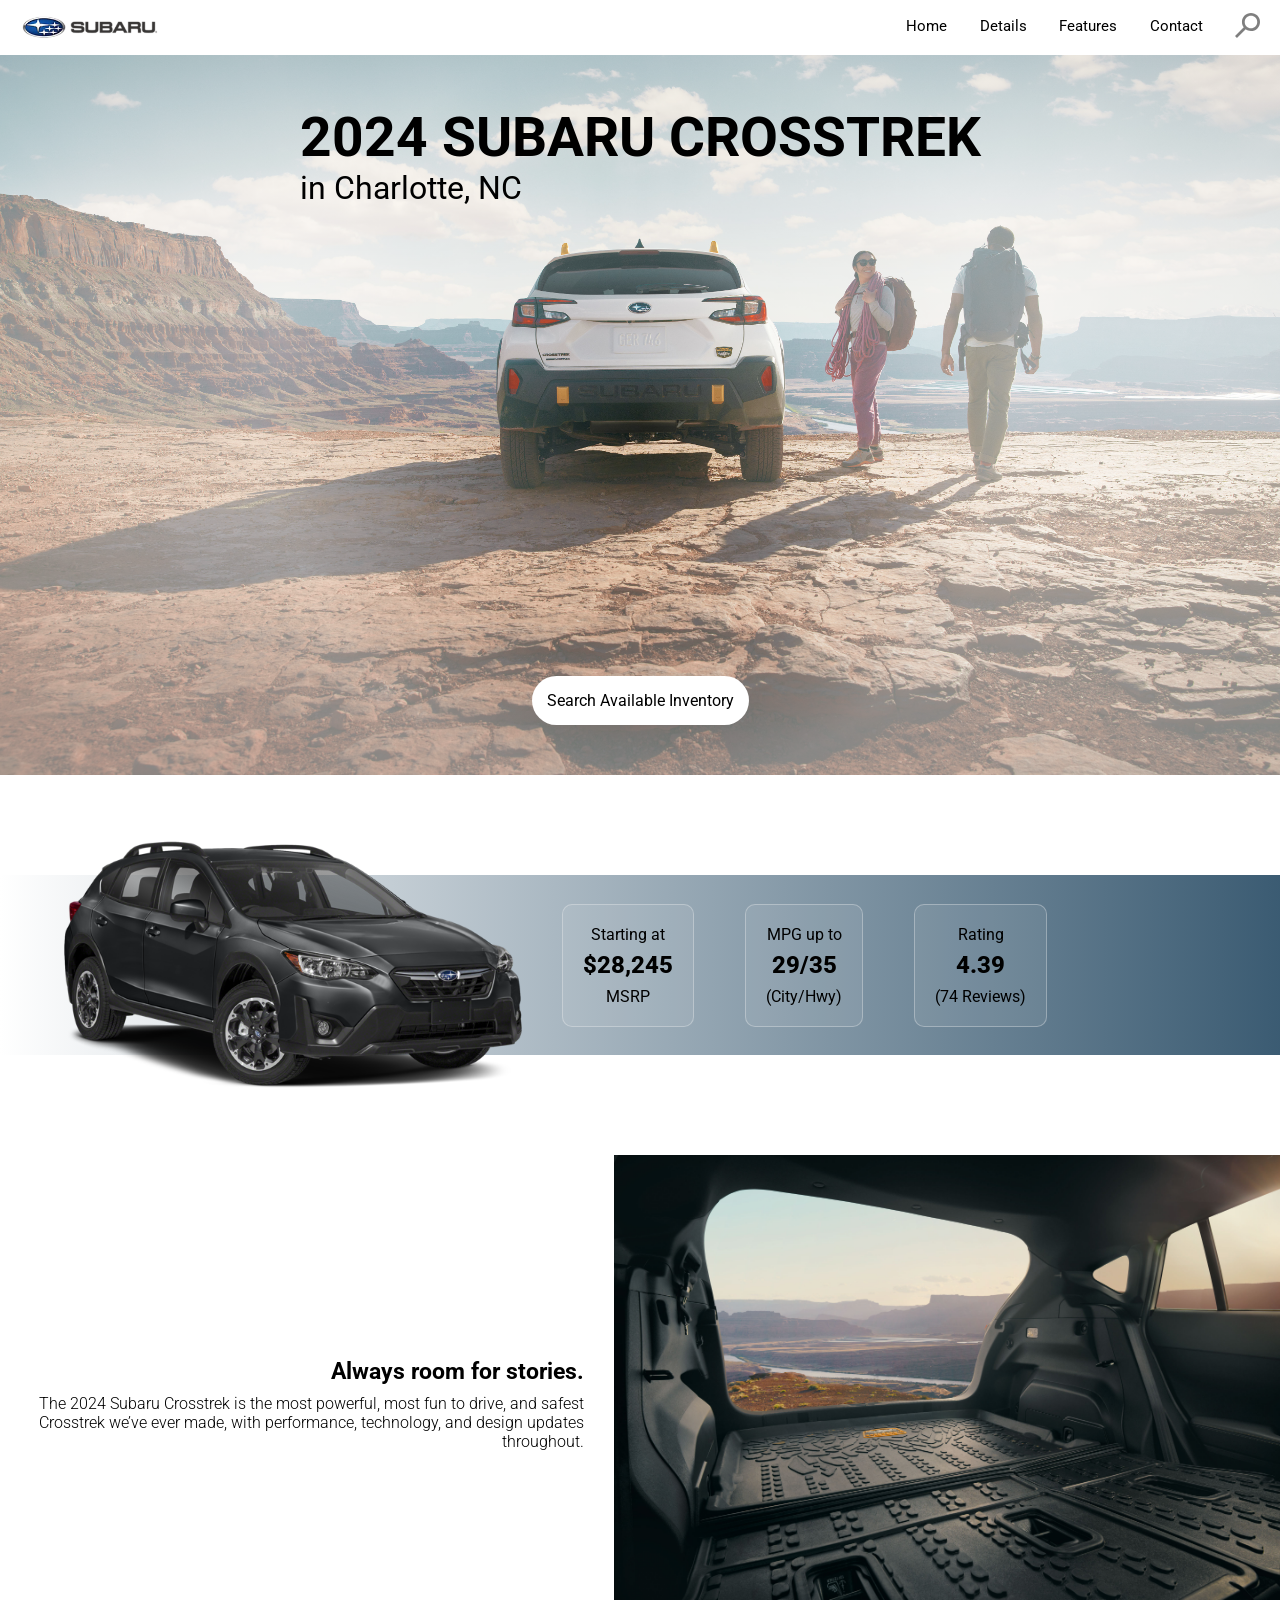
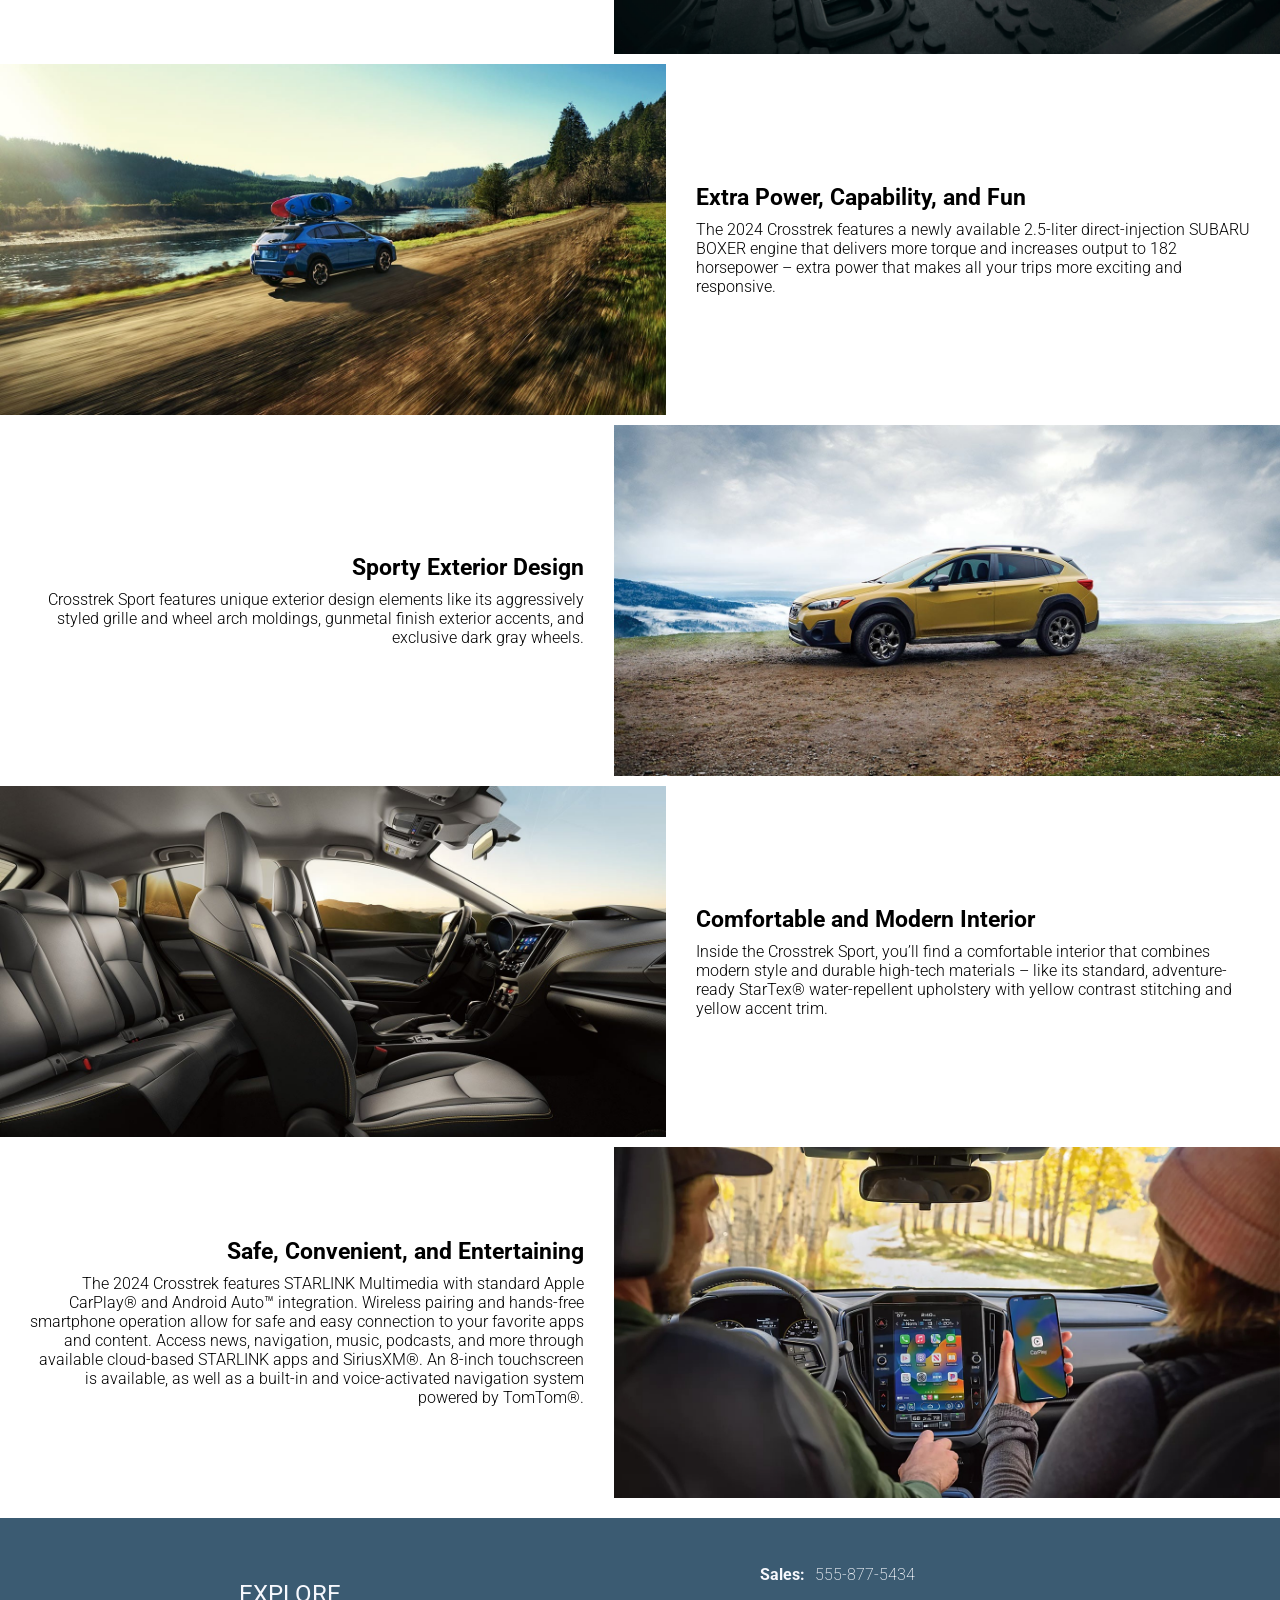
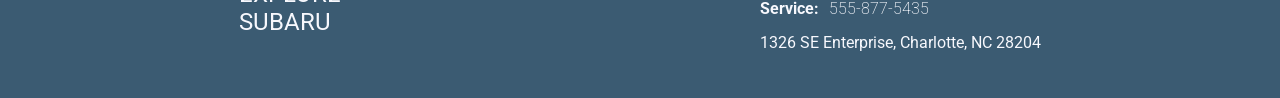
<file: index.html>
<!DOCTYPE html>
<html lang="en">
  <head>
    <meta charset="UTF-8" />
    <meta name="viewport" content="width=device-width, initial-scale=1.0" />
    <title>2024 SUBARU CROSSTREK</title>
    <meta
      name="2024 SUBARU CROSSTREK"
      content="Promotion for the 2024 SUBARU CROSSTREK in Charlotte, NC"
    />
    <link rel="stylesheet" href="./css/style.css" />
    <link rel="preconnect" href="https://fonts.googleapis.com" />
    <link rel="preconnect" href="https://fonts.gstatic.com" crossorigin />
    <link
      href="https://fonts.googleapis.com/css2?family=Roboto:ital,wght@0,100;0,300;0,400;0,500;0,700;0,900;1,100;1,300;1,400;1,500;1,700;1,900&display=swap"
      rel="stylesheet"
    />
  </head>

  <body>
    <header>
      <image src="./images/subaruLogo.png" class="companyLogo" alt="Subaru Logo"></image>

      <nav class="main-nav navList menu0" id="primary-navigation" data-visible="false">
          <li class="centerY "><a href="#">Home</a></li>
		  <li class="centerY "><a href="#details">Details</a></li>
          <li class="centerY "><a href="#features">Features</a></li>
          <li class="centerY "><a href="#contact">Contact</a></li>
          <li>
            <a href="./"
              ><svg
                width="25"
                height="25"
                viewBox="0 0 25 25"
                fill="none"
                xmlns="http://www.w3.org/2000/svg"
              >
                <path
                  d="M1.94444 25L10.6944 16.25C11.3889 16.8056 12.1875 17.2454 13.0903 17.5694C13.9931 17.8935 14.9537 18.0556 15.9722 18.0556C18.4954 18.0556 20.6306 17.1815 22.3778 15.4333C24.125 13.6852 24.9991 11.55 25 9.02778C25 6.50463 24.1259 4.36944 22.3778 2.62222C20.6296 0.875 18.4944 0.000925926 15.9722 0C13.4491 0 11.3134 0.874074 9.56528 2.62222C7.81713 4.37037 6.94352 6.50556 6.94445 9.02778C6.94445 10.0463 7.10648 11.0069 7.43056 11.9097C7.75463 12.8125 8.19445 13.6111 8.75 14.3056L9.53674e-07 23.0556L1.94444 25ZM15.9722 15.2778C14.2361 15.2778 12.7602 14.6704 11.5444 13.4556C10.3287 12.2407 9.7213 10.7648 9.72222 9.02778C9.72222 7.29167 10.3296 5.8162 11.5444 4.60139C12.7593 3.38657 14.2352 2.7787 15.9722 2.77778C17.7083 2.77778 19.1838 3.38565 20.3986 4.60139C21.6134 5.81713 22.2213 7.29259 22.2222 9.02778C22.2222 10.7639 21.6144 12.2398 20.3986 13.4556C19.1829 14.6713 17.7074 15.2787 15.9722 15.2778Z"
                  fill="black"
                  fill-opacity="0.5"
                /></svg
            ></a>
          </li>
	  </nav>
	  <div class="overlayMenu menuO" data-visible="false"></div>

        <button
          aria-controls="primary-navigation"
          aria-expanded="false"
          class="mobile-nav-toggle"
        >
          <span class="sr-only"> </span>
        </button>
      </nav>
    </header>

    <main>
      <section class="hero">
		<div class="hero_overlay">
			 <div class="hero_content"> 
				<h2>
        		  2024 SUBARU CROSSTREK
        		</h2>
				<p class="subh2">in Charlotte, NC</p>

			</div>
			<button class="btnCTA"><a href="./searchnew.aspx">Search Available Inventory </a></button>
		</div>
      </section>

	<div id="details" class="container-fluid cont2">
		<image
		  class="carPng"]]
          src="./images/crosstrek2.png"
          alt="Subaru Logo"
		>
		</image>
			 <ul class="details_text">
            <li>
              <p>Starting at<br /><span class="emph">$28,245</span><br />MSRP</p>
            </li>
            <li>
              <p>MPG up to<br /><span class="emph">29/35</span><br />(City/Hwy)</p>
            </li>
            <li>
              <p>Rating<br /><span class="emph">4.39</span><br />(74 Reviews)</p>
            </li>
          </ul>
        
		</div>
	</div>

      <section id="features">
        <ul class="feature_list">
         
			<li class="card odd_card">
				<image class="img_card" src="./images/crosstrek7.jpg"></image>
				<div class="text_card"> 
					<h3>Always room for stories.</h3>
					<p>
						The 2024 Subaru Crosstrek is the most powerful, most fun to drive,
						and safest Crosstrek we’ve ever made, with performance,
						technology, and design updates throughout.
					</p>
				</div>
			</li>

			<li class="card even_card">
				<image class="img_card" src="./images/crosstrek2.jpg"></image>
				<div class="text_card"> 
					<h3>Extra Power, Capability, and Fun</h3>
					<p>
					The 2024 Crosstrek features a newly available 2.5-liter
					direct-injection SUBARU BOXER engine that delivers more torque and
					increases output to 182 horsepower – extra power that makes all
					your trips more exciting and responsive.
					</p>
				</div>
			</li>

          <li class="card odd_card">
				<image class="img_card" src="./images/crosstrek6.jpg"></image>
				<div class="text_card"> 
					<h3>Sporty Exterior Design</h3>
					<p>
					Crosstrek Sport features unique exterior design elements like its
					aggressively styled grille and wheel arch moldings, gunmetal
					finish exterior accents, and exclusive dark gray wheels.
					</p>
				</div>
          </li>

          <li class="card even_card">
				<image class="img_card" src="./images/crosstrek5.jpg"></image>
				<div class="text_card"> 
					<h3>Comfortable and Modern Interior</h3>
					<p>
					Inside the Crosstrek Sport, you’ll find a comfortable interior
					that combines modern style and durable high-tech materials – like
					its standard, adventure-ready StarTex® water-repellent upholstery
					with yellow contrast stitching and yellow accent trim.
					</p>
				</div>
          </li>


          <li class="card odd_card">
				<image class="img_card" src="./images/crosstrek8.jpg"></image>
    			<div class="text_card"> 
					<h3>Safe, Convenient, and Entertaining</h3>
					<p>
					The 2024 Crosstrek features STARLINK Multimedia with standard
					Apple CarPlay® and Android Auto™ integration. Wireless pairing and
					hands-free smartphone operation allow for safe and easy connection
					to your favorite apps and content. Access news, navigation, music,
					podcasts, and more through available cloud-based STARLINK apps and
					SiriusXM®. An 8-inch touchscreen is available, as well as a
					built-in and voice-activated navigation system powered by TomTom®.
					</p>
				</div>
          </li>
        </ul>
      </section>
    </main>

	<footer id="contact">
      <div class="footer_text">EXPLORE <br> SUBARU</div>
      <ul>
        <li class="contactFlex"><h5>Sales: </h5><a href="tel:+5558775434">  555-877-5434</a> </li>
        <li class="contactFlex"><h5>Service: </h5><a href="tel:+5558775435">  555-877-5435</a> </li>
        <li > <a href="./hours.aspx">1326 SE Enterprise, Charlotte, NC 28204</a></li>
      </ul>
    </footer>


    <script src="./js/script.js"></script>
  </body>
</html>
</file>
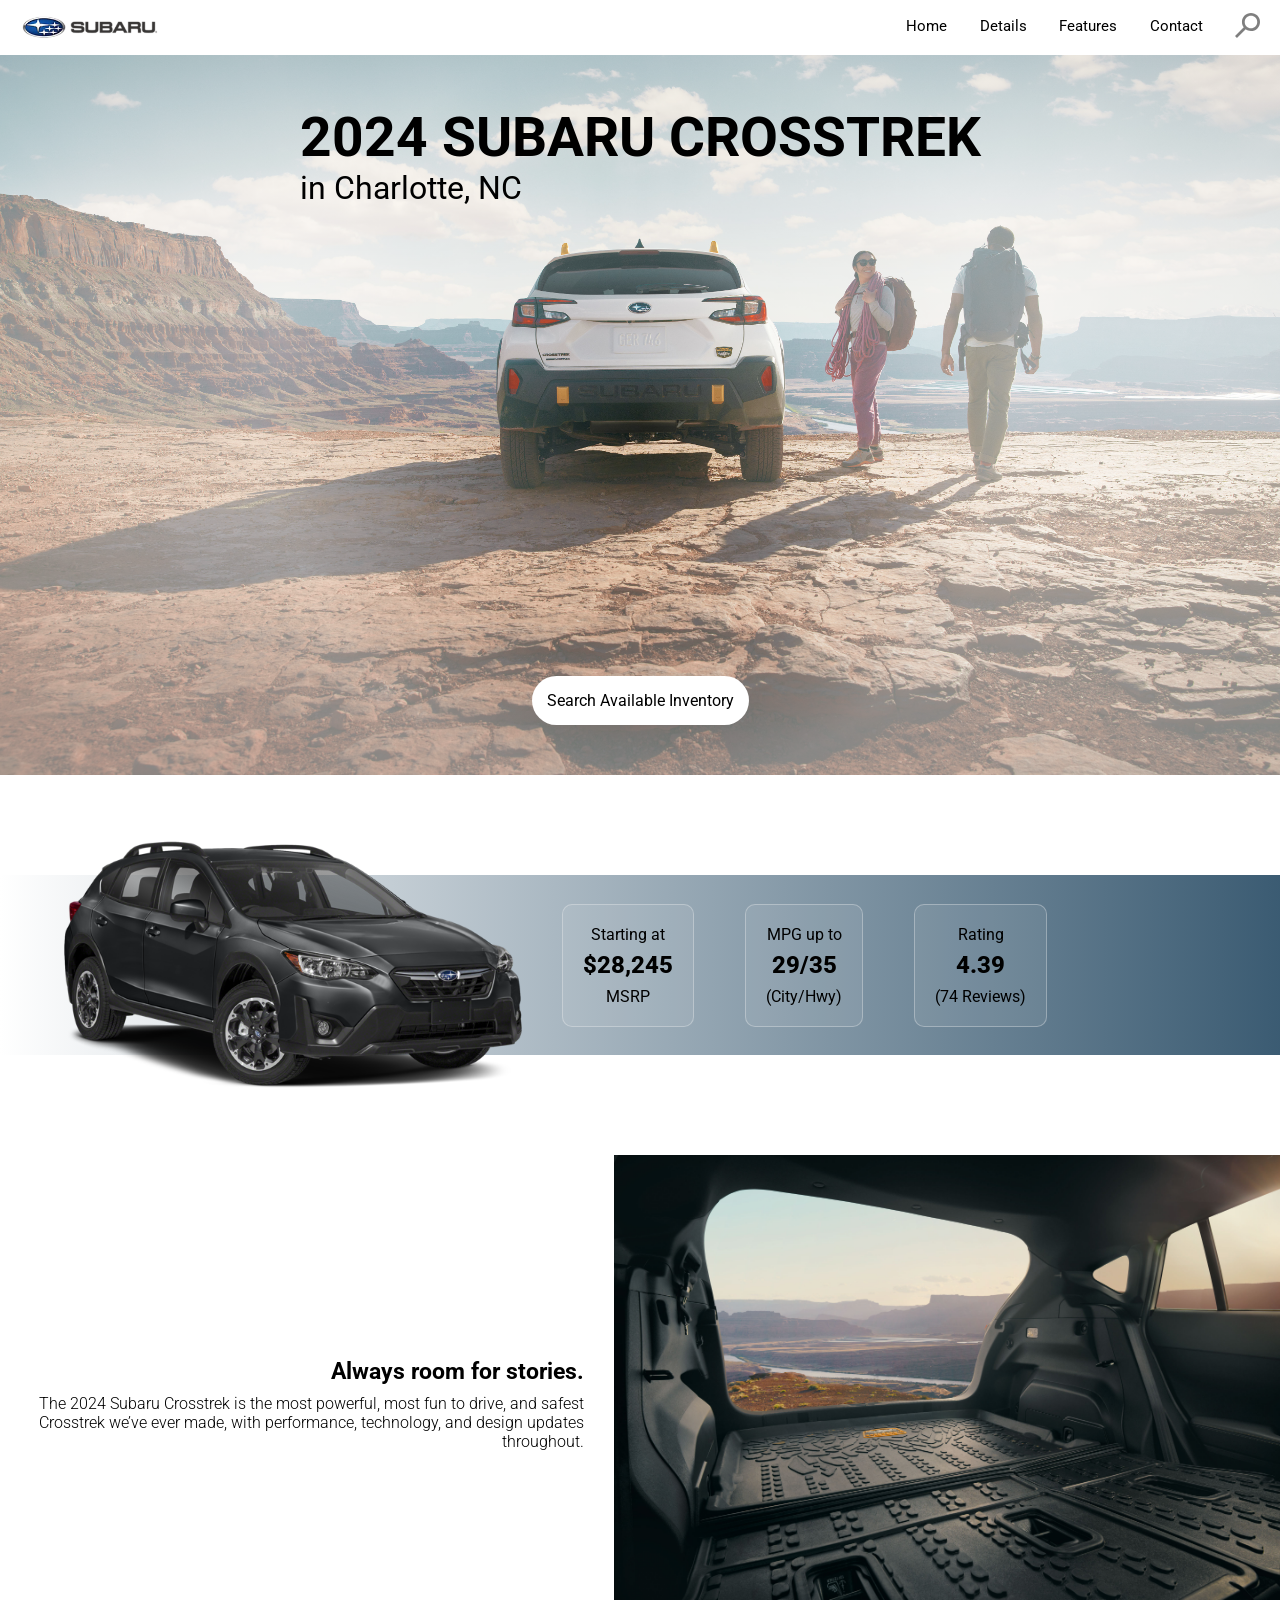
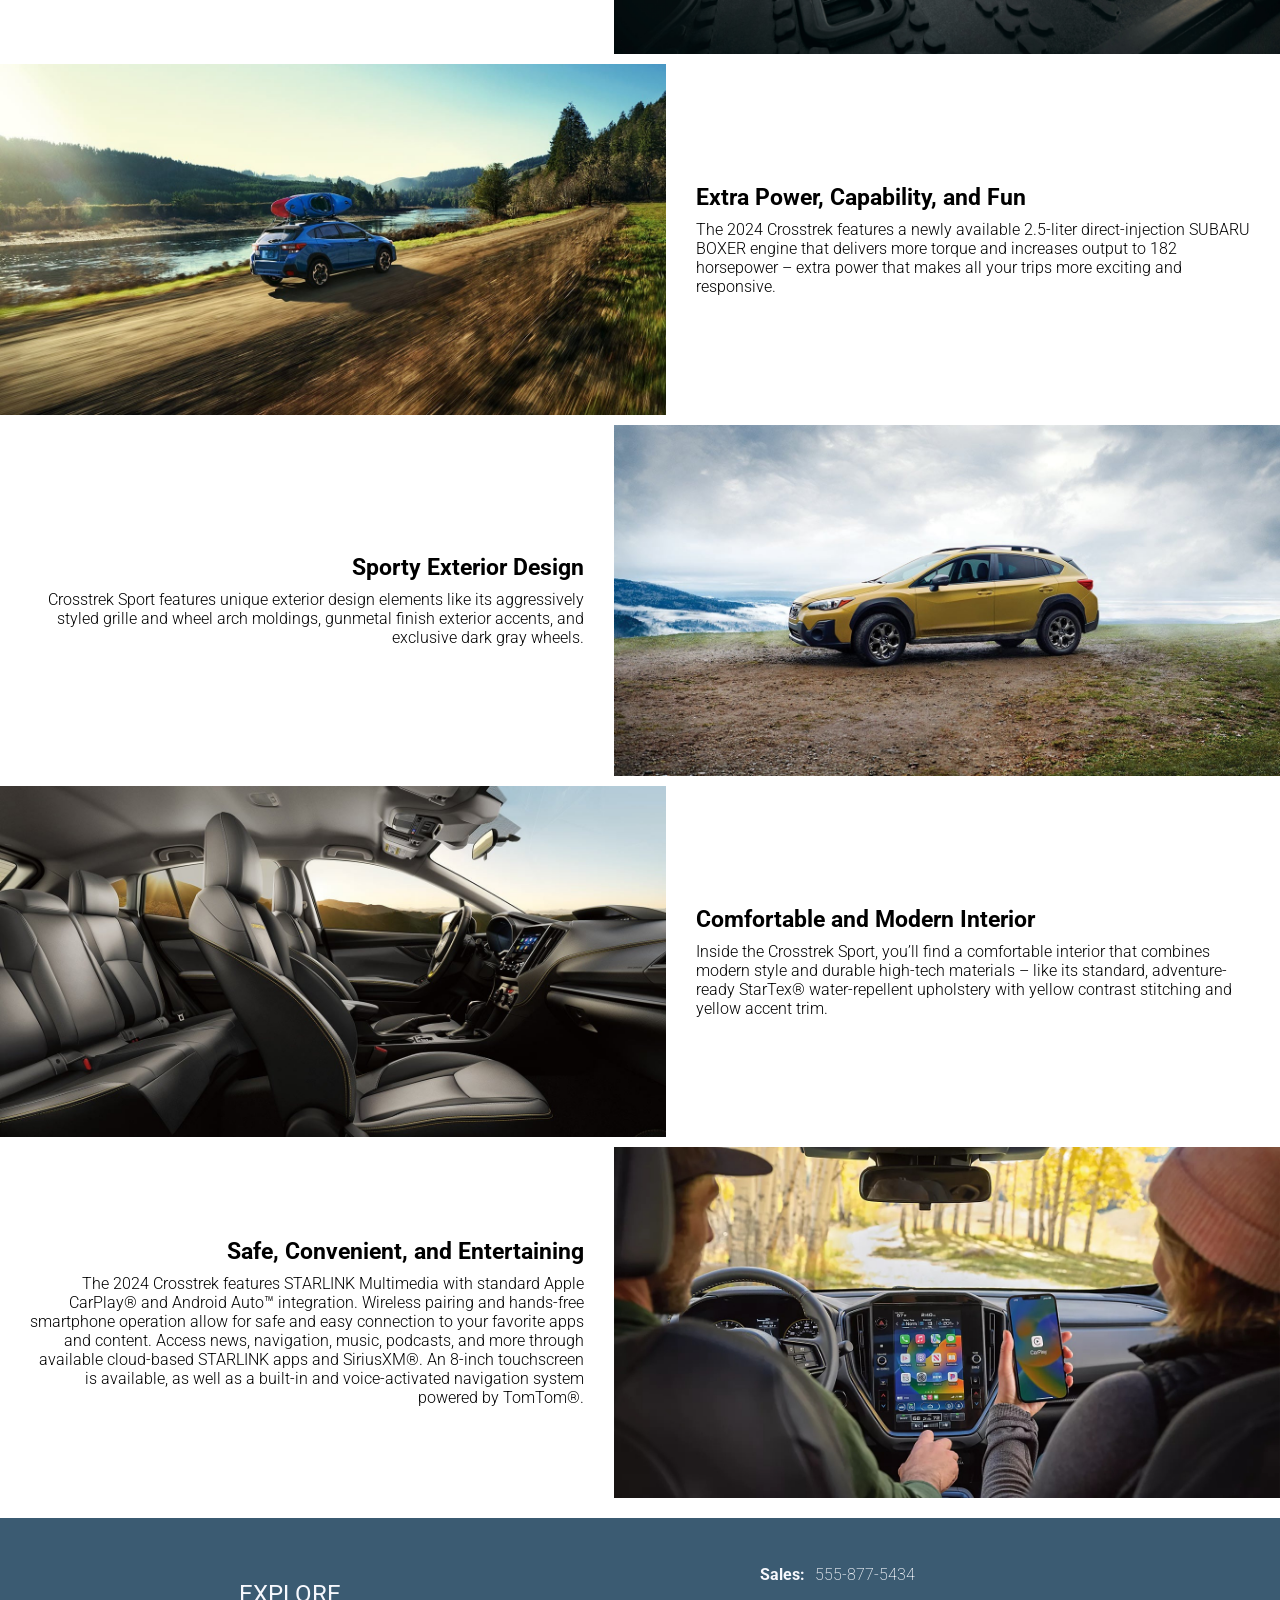
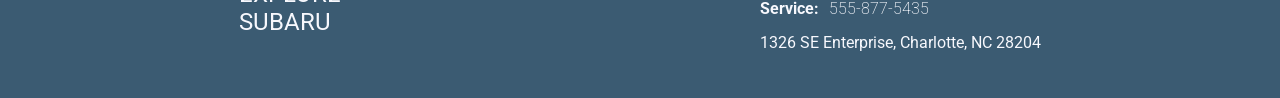
<file: exercise.html>
<!DOCTYPE html>
<html lang="en">
  <head>
    <meta charset="UTF-8" />
    <meta name="viewport" content="width=device-width, initial-scale=1.0" />
    <title>2024 SUBARU CROSSTREK</title>
    <meta
      name="2024 SUBARU CROSSTREK"
      content="Promotion for the 2024 SUBARU CROSSTREK in Charlotte, NC"
    />
    <link rel="stylesheet" href="./css/style.css" />
    <link rel="preconnect" href="https://fonts.googleapis.com" />
    <link rel="preconnect" href="https://fonts.gstatic.com" crossorigin />
    <link
      href="https://fonts.googleapis.com/css2?family=Roboto:ital,wght@0,100;0,300;0,400;0,500;0,700;0,900;1,100;1,300;1,400;1,500;1,700;1,900&display=swap"
      rel="stylesheet"
    />
  </head>

  <body>
    <header>
      <image src="./images/subaruLogo.png" class="companyLogo" alt="Subaru Logo"></image>

      <nav class="main-nav navList menu0" id="primary-navigation" data-visible="false">
          <li class="centerY "><a href="#">Home</a></li>
		  <li class="centerY "><a href="#details">Details</a></li>
          <li class="centerY "><a href="#features">Features</a></li>
          <li class="centerY "><a href="#contact">Contact</a></li>
          <li>
            <a href="./"
              ><svg
                width="25"
                height="25"
                viewBox="0 0 25 25"
                fill="none"
                xmlns="http://www.w3.org/2000/svg"
              >
                <path
                  d="M1.94444 25L10.6944 16.25C11.3889 16.8056 12.1875 17.2454 13.0903 17.5694C13.9931 17.8935 14.9537 18.0556 15.9722 18.0556C18.4954 18.0556 20.6306 17.1815 22.3778 15.4333C24.125 13.6852 24.9991 11.55 25 9.02778C25 6.50463 24.1259 4.36944 22.3778 2.62222C20.6296 0.875 18.4944 0.000925926 15.9722 0C13.4491 0 11.3134 0.874074 9.56528 2.62222C7.81713 4.37037 6.94352 6.50556 6.94445 9.02778C6.94445 10.0463 7.10648 11.0069 7.43056 11.9097C7.75463 12.8125 8.19445 13.6111 8.75 14.3056L9.53674e-07 23.0556L1.94444 25ZM15.9722 15.2778C14.2361 15.2778 12.7602 14.6704 11.5444 13.4556C10.3287 12.2407 9.7213 10.7648 9.72222 9.02778C9.72222 7.29167 10.3296 5.8162 11.5444 4.60139C12.7593 3.38657 14.2352 2.7787 15.9722 2.77778C17.7083 2.77778 19.1838 3.38565 20.3986 4.60139C21.6134 5.81713 22.2213 7.29259 22.2222 9.02778C22.2222 10.7639 21.6144 12.2398 20.3986 13.4556C19.1829 14.6713 17.7074 15.2787 15.9722 15.2778Z"
                  fill="black"
                  fill-opacity="0.5"
                /></svg
            ></a>
          </li>
	  </nav>
	  <div class="overlayMenu menuO" data-visible="false"></div>

        <button
          aria-controls="primary-navigation"
          aria-expanded="false"
          class="mobile-nav-toggle"
        >
          <span class="sr-only"> </span>
        </button>
      </nav>
    </header>

    <main>
      <section class="hero">
		<div class="hero_overlay">
			 <div class="hero_content"> 
				<h2>
        		  2024 SUBARU CROSSTREK
        		</h2>
				<p class="subh2">in Charlotte, NC</p>

			</div>
			<button class="btnCTA"><a href="./searchnew.aspx">Search Available Inventory </a></button>
		</div>
      </section>

	<div id="details" class="container-fluid cont2">
		<image
		  class="carPng"
          src="./images/crosstrek2.png"
          alt="Subaru Logo"
		>
		</image>
			 <ul class="details_text">
            <li>
              <p>Starting at<br /><span class="emph">$28,245</span><br />MSRP</p>
            </li>
            <li>
              <p>MPG up to<br /><span class="emph">29/35</span><br />(City/Hwy)</p>
            </li>
            <li>
              <p>Rating<br /><span class="emph">4.39</span><br />(74 Reviews)</p>
            </li>
          </ul>
        
		</div>
	</div>

      <section id="features">
        <ul class="feature_list">
         
			<li class="card odd_card">
				<image class="img_card" src="./images/crosstrek7.jpg"></image>
				<div class="text_card"> 
					<h3>Always room for stories.</h3>
					<p>
						The 2024 Subaru Crosstrek is the most powerful, most fun to drive,
						and safest Crosstrek we’ve ever made, with performance,
						technology, and design updates throughout.
					</p>
				</div>
			</li>

			<li class="card even_card">
				<image class="img_card" src="./images/crosstrek2.jpg"></image>
				<div class="text_card"> 
					<h3>Extra Power, Capability, and Fun</h3>
					<p>
					The 2024 Crosstrek features a newly available 2.5-liter
					direct-injection SUBARU BOXER engine that delivers more torque and
					increases output to 182 horsepower – extra power that makes all
					your trips more exciting and responsive.
					</p>
				</div>
			</li>

          <li class="card odd_card">
				<image class="img_card" src="./images/crosstrek6.jpg"></image>
				<div class="text_card"> 
					<h3>Sporty Exterior Design</h3>
					<p>
					Crosstrek Sport features unique exterior design elements like its
					aggressively styled grille and wheel arch moldings, gunmetal
					finish exterior accents, and exclusive dark gray wheels.
					</p>
				</div>
          </li>

          <li class="card even_card">
				<image class="img_card" src="./images/crosstrek5.jpg"></image>
				<div class="text_card"> 
					<h3>Comfortable and Modern Interior</h3>
					<p>
					Inside the Crosstrek Sport, you’ll find a comfortable interior
					that combines modern style and durable high-tech materials – like
					its standard, adventure-ready StarTex® water-repellent upholstery
					with yellow contrast stitching and yellow accent trim.
					</p>
				</div>
          </li>


          <li class="card odd_card">
				<image class="img_card" src="./images/crosstrek8.jpg"></image>
    			<div class="text_card"> 
					<h3>Safe, Convenient, and Entertaining</h3>
					<p>
					The 2024 Crosstrek features STARLINK Multimedia with standard
					Apple CarPlay® and Android Auto™ integration. Wireless pairing and
					hands-free smartphone operation allow for safe and easy connection
					to your favorite apps and content. Access news, navigation, music,
					podcasts, and more through available cloud-based STARLINK apps and
					SiriusXM®. An 8-inch touchscreen is available, as well as a
					built-in and voice-activated navigation system powered by TomTom®.
					</p>
				</div>
          </li>
        </ul>
      </section>
    </main>

	<footer id="contact">
      <div class="footer_text">EXPLORE <br> SUBARU</div>
      <ul>
        <li class="contactFlex"><h5>Sales: </h5><a href="tel:+5558775434">  555-877-5434</a> </li>
        <li class="contactFlex"><h5>Service: </h5><a href="tel:+5558775435">  555-877-5435</a> </li>
        <li > <a href="./hours.aspx">1326 SE Enterprise, Charlotte, NC 28204</a></li>
      </ul>
    </footer>


    <script src="./js/script.js"></script>
  </body>
</html>
</file>
<file: css/style.css>
:root {
  font-family: "Roboto", sans-serif;
  font-weight: 400;
  font-style: normal;
  box-sizing: border-box;
  font-size: 62.5%;
  --veryDarkBlue: #3b5b72;
  --darkGrayishBlue: hsl(219, 9%, 45%);
  --grayishBlue: hsl(220, 14%, 75%);
  --lightGrayishBlue: hsl(223, 64%, 98%);
  --white: hsl(0, 0%, 100%);
  --black: hsl(0, 0%, 0%);
}

* {
  box-sizing: inherit;
  font-size: 1.6rem;
  margin: 0;
}
body {
  max-width: 1440px;
  display: flex;
  align-items: center;
  flex-direction: column;
  margin: auto;
}
button {
  cursor: pointer;
}
li {
  list-style-type: none;
}
a {
  color: inherit;
  text-decoration: none;
}
.centerY {
  display: flex;
  align-items: center;
}
/* --------- Header Nav Section ------------*/
header {
  display: flex;
  align-items: center;
  justify-content: space-between;
  padding: 1rem 2rem;
  width: 100%;
  position: relative;
}
.companyLogo {
  margin-right: 1.5vw;
  max-width: 14rem;
}
.navList {
  display: flex;
  list-style-type: none;
  margin: 0;
  gap: 3.25rem;
  padding: 0;
  padding-left: 2.5vw;
  align-items: center;
  margin-left: auto;
}

.navList a {
  /* padding: 4.4rem 0; */
  border-bottom: 3px solid transparent;
  font-size: 1.5rem;
}
.navList a:hover {
  border-bottom: 1px solid var(--darkGrayishBlue);
}

.mobile-nav-toggle {
  display: none;
}
/* mobile navbar */
@media (max-width: 768px) {
  .mobile-nav-toggle {
    display: block;
    aspect-ratio: 1;
    width: 3em;
    z-index: 9999;
    background-image: url(../images/icon-menu.svg);
    background-repeat: no-repeat;
    background-position: center;
    border: none;
    background-color: transparent;
    transform: rotate(-360deg);
    transition: transform 1.5s;
    position: relative;
    top: 2px;
  }

  .mobile-nav-toggle[aria-expanded="true"] {
    background-image: url(../images/icon-close.svg);
    position: fixed;
    inset: 0.7rem auto auto 1rem;
    transform: rotate(360deg);
    transition: transform 1.5s;
    animation-name: fadein;
    animation-duration: 3s;
  }
  @keyframes fadein {
    from {
      opacity: 0;
    }
    to {
      opacity: 1;
    }
  }
  .menu0[data-visible="true"] {
    transform: translateX(0rem);
    transition: transform 1.5s;
  }
  .menu0 {
    position: fixed;
    z-index: 999;
    inset: 0 33.5% 0 0;
    padding: 9.25rem 0rem 0rem 2.5rem;
    background-color: var(--white);
    font-weight: 700;
    flex-direction: column;
    gap: 2rem;
    overflow-x: hidden;
    transition: transform 2.5s;
    transform: translateX(-100rem);
  }

  .navList > li > a {
    padding: 0;
    font-size: 1.8rem;
  }
  .navList a {
    margin-right: 4rem;
    color: var(--black);
  }

  .overlayMenu {
    position: fixed;
    inset: 0 0 0 0;
    background-color: hsl(0, 0%, 0%, 0.5);
    overflow-x: hidden;
    transform: translateX(-120rem);
    transition: transform 3s;
    transition-delay: 1s;
    animation-name: fadeout;
    animation-duration: 2.75s;
  }
  @keyframes fadeout {
    0% {
      opacity: 1;
    }
    50% {
      opacity: 0;
    }
    100% {
      opacity: 0;
    }
  }
  .overlayMenu[data-visible="true"] {
    transform: translateX(0rem);
    transition: transform 0.1s;
    animation-name: fadein;
    animation-duration: 3s;
  }
}

/* --------- Hero Section ------------*/

.hero {
  width: 100%;
  height: 80vh;
  background-image: url(../images/crosstrek1.jpg);
  background-position: center;
  background-repeat: no-repeat;
  background-size: cover;

  position: relative;
}
.hero_overlay {
  background: rgb(255, 255, 255);
  background: radial-gradient(
    circle,
    rgba(255, 255, 255, 0) 0%,
    rgba(255, 255, 255, 0.5) 51%
  );

  position: absolute;
  inset: 0 0 0 0;
  display: flex;
  flex-direction: column;
  align-items: center;
  justify-content: space-between;
}
.hero_content {
  margin: 5rem;
}
.hero h2 {
  font-size: 5.5rem;
}
.hero p {
  font-size: 3.2rem;
}
.btnCTA {
  background: white;
  color: inherit;
  border: none;
  font: inherit;
  cursor: pointer;
  outline: inherit;
  padding: 1.5rem;
  border-radius: 3rem;
  margin-bottom: 5rem;
}
.btnCTA:hover {
  background: rgba(255, 255, 255, 0.75);
  transform: scale(1.025);
  transition: transform 1.5s;
}
@media (max-width: 768px) {
  .hero_content {
    margin: 3rem;
  }
  .hero h2 {
    text-align: center;
    font-size: 4.6rem;
  }
  .hero p {
    text-align: center;
    font-size: 2.4rem;
  }
  .btnCTA {
    padding: 1.5rem;
    border-radius: 3rem;
    margin-bottom: 3rem;
  }
}
/* --------- Details Section ------------*/

#details {
  background: linear-gradient(to right, #ffff, hsl(205, 32%, 34%));
  height: 20vh;
  margin: 10rem 0;
  display: flex;
  justify-content: center;
  gap: 7vw;
  background-color: var(--lightGrayishBlue);
}
.carPng {
  transform: scalex(-1);
  scale: 200%;
  translate: -5rem 0;
}
.details_text {
  display: flex;
  align-items: center;
  gap: 4vw;
  margin: 1rem;
  font-size: 1.4rem;
  text-align: center;
  padding: 0;
}
.details_text li {
  border: 1px solid #f3f3f356;
  background-color: #f3f3f316;
  border-radius: 1rem;
  padding: 2rem;
}
.emph {
  font-weight: 800;
  font-size: 2.4rem;
  margin: 0.75rem 0;
  display: inline-block;
}
@media (max-width: 768px) {
  #details {
    height: auto;
    margin: 10rem 0;
    display: flex;
    flex-direction: column;
    justify-content: center;
    align-items: center;
    padding: 0 0 2rem 0;
    gap: 0;
  }
  .carPng {
    scale: initial;
    translate: 0;
    max-width: 85%;
  }
  .details_text {
    text-align: center;
    padding: 0;
    gap: 7vw;
  }
}
@media (max-width: 500px) {
  .details_text {
    text-align: center;
    padding: 0;
    gap: 3vw;
  }
  .details_text li {
    padding: 1rem;
  }
}
/* --------- Features Section ------------*/
.feature_list {
  padding: 0;
}
.card {
  width: 100%; /* This needed? */
  display: flex;
  margin-bottom: 1rem;
  /* height: 38vh; */
}
.img_card {
  width: 52%;
  object-fit: cover;
}

.text_card {
  padding: 5rem 3rem;
  display: flex;
  flex-direction: column;
  justify-content: center;
}
.text_card h3 {
  margin-bottom: 1rem;
  font-size: 2.25rem;
}
.text_card p {
  font-weight: 300;
}
.odd_card {
  flex-direction: row-reverse;
}
.odd_card .text_card {
  text-align: right;
}

@media (max-width: 875px) {
  /* .card {
    height: 45vh;
  } */
}
@media (max-width: 700px) {
  .odd_card,
  .even_card {
    flex-direction: column;
  }
  .card {
    height: auto;
  }
  .img_card {
    width: 100%;
    object-fit: cover;
  }
  .odd_card .text_card,
  .even_card .text_card {
    text-align: center;
  }
  .text_card {
    padding: 3rem;
    margin-bottom: 3.5rem;
  }
}

/* --------- Footer Section ------------*/
footer {
  padding-top: 19px;
  margin-top: 10px;
  padding: 1.5rem 5rem;
  width: 100%;
  background-color: var(--veryDarkBlue);
  color: var(--lightGrayishBlue);
  height: 20vh;
}
#contact {
  display: flex;
  justify-content: space-around;
  align-items: center;
}
#footerLogo {
  object-fit: contain;
}
.footer_text {
  font-size: 2.4rem;
}

footer ul {
  display: flex;
  flex-direction: column;
  gap: 1.5rem;
}
.contactFlex {
  display: flex;
  align-items: center;
  font-weight: 400;
}
.contactFlex a {
  padding-left: 1rem;
  /* color: var(--grayishBlue); */
  font-weight: 200;
}

@media (max-width: 500px) {
  footer {
    padding-top: 19px;
    /* margin-top: 10px; */
    padding: 1.5rem;
    height: 20vh;
  }
}
</file>
